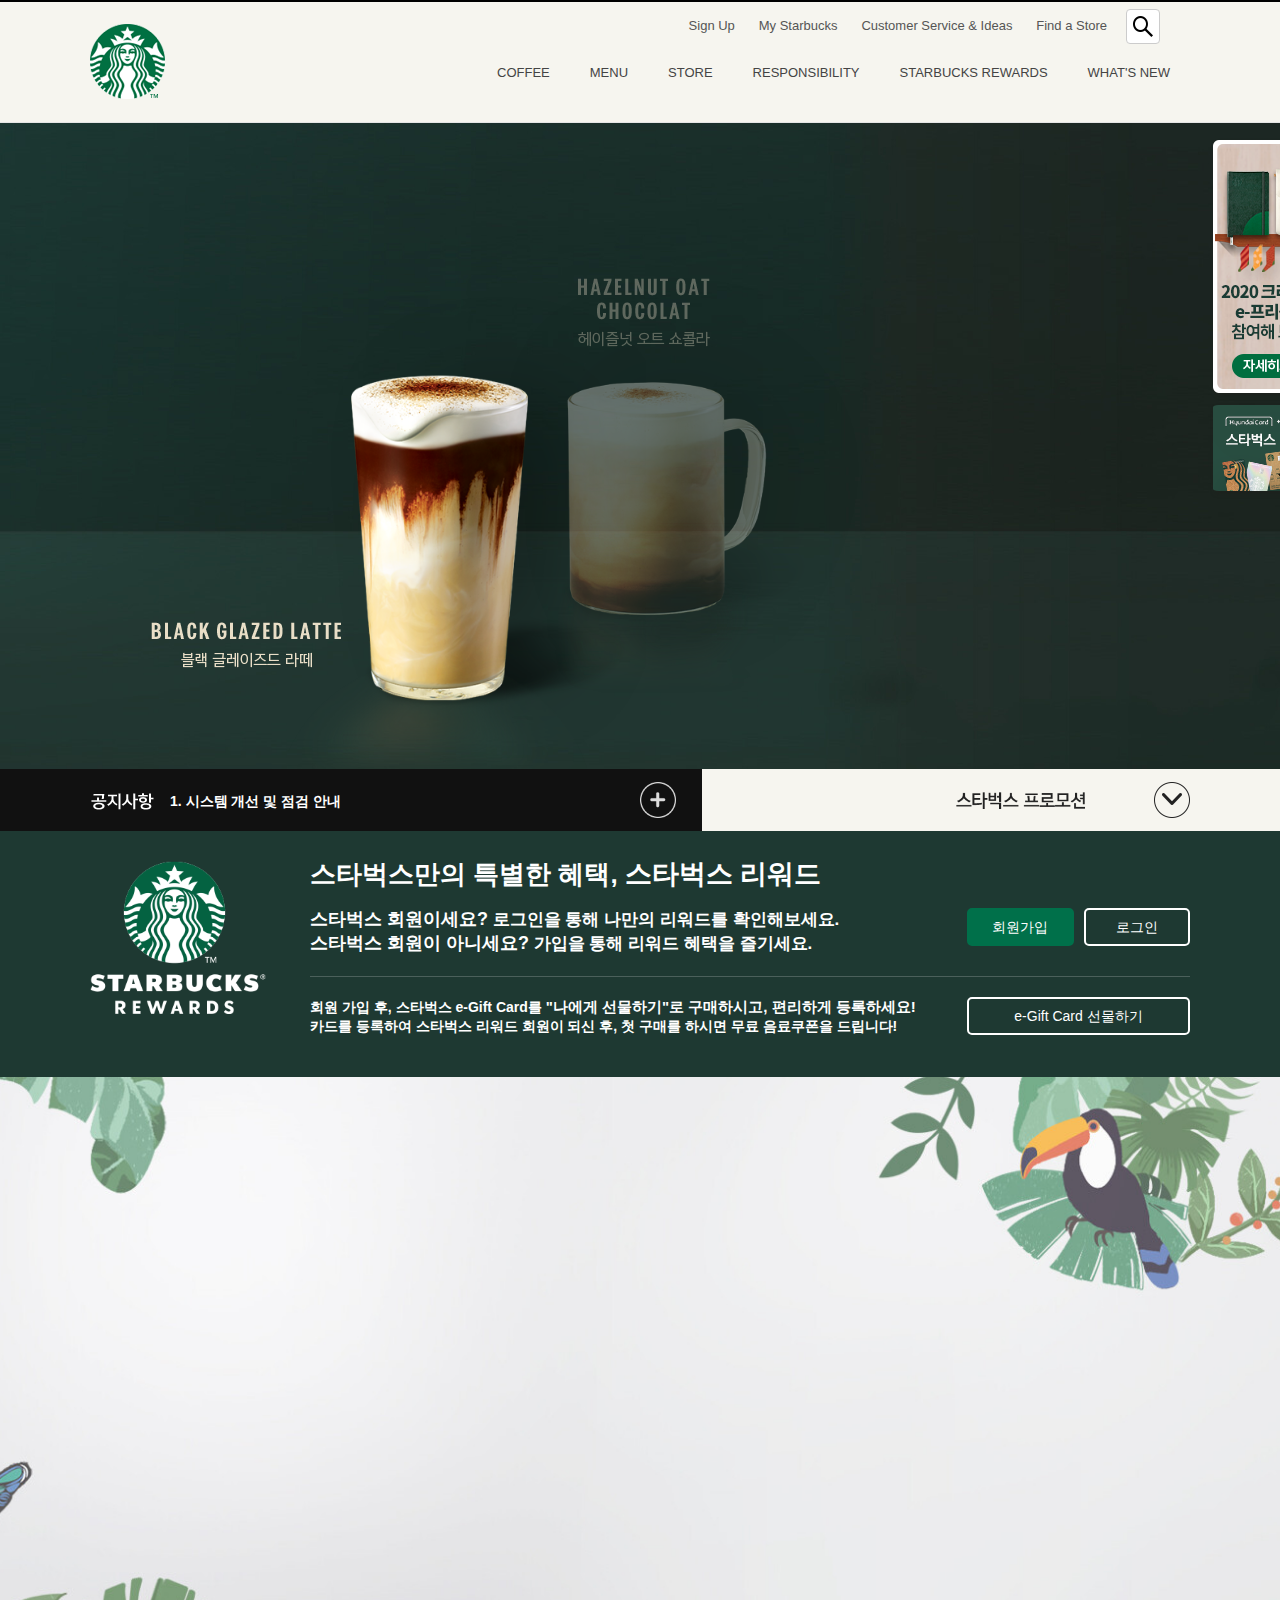
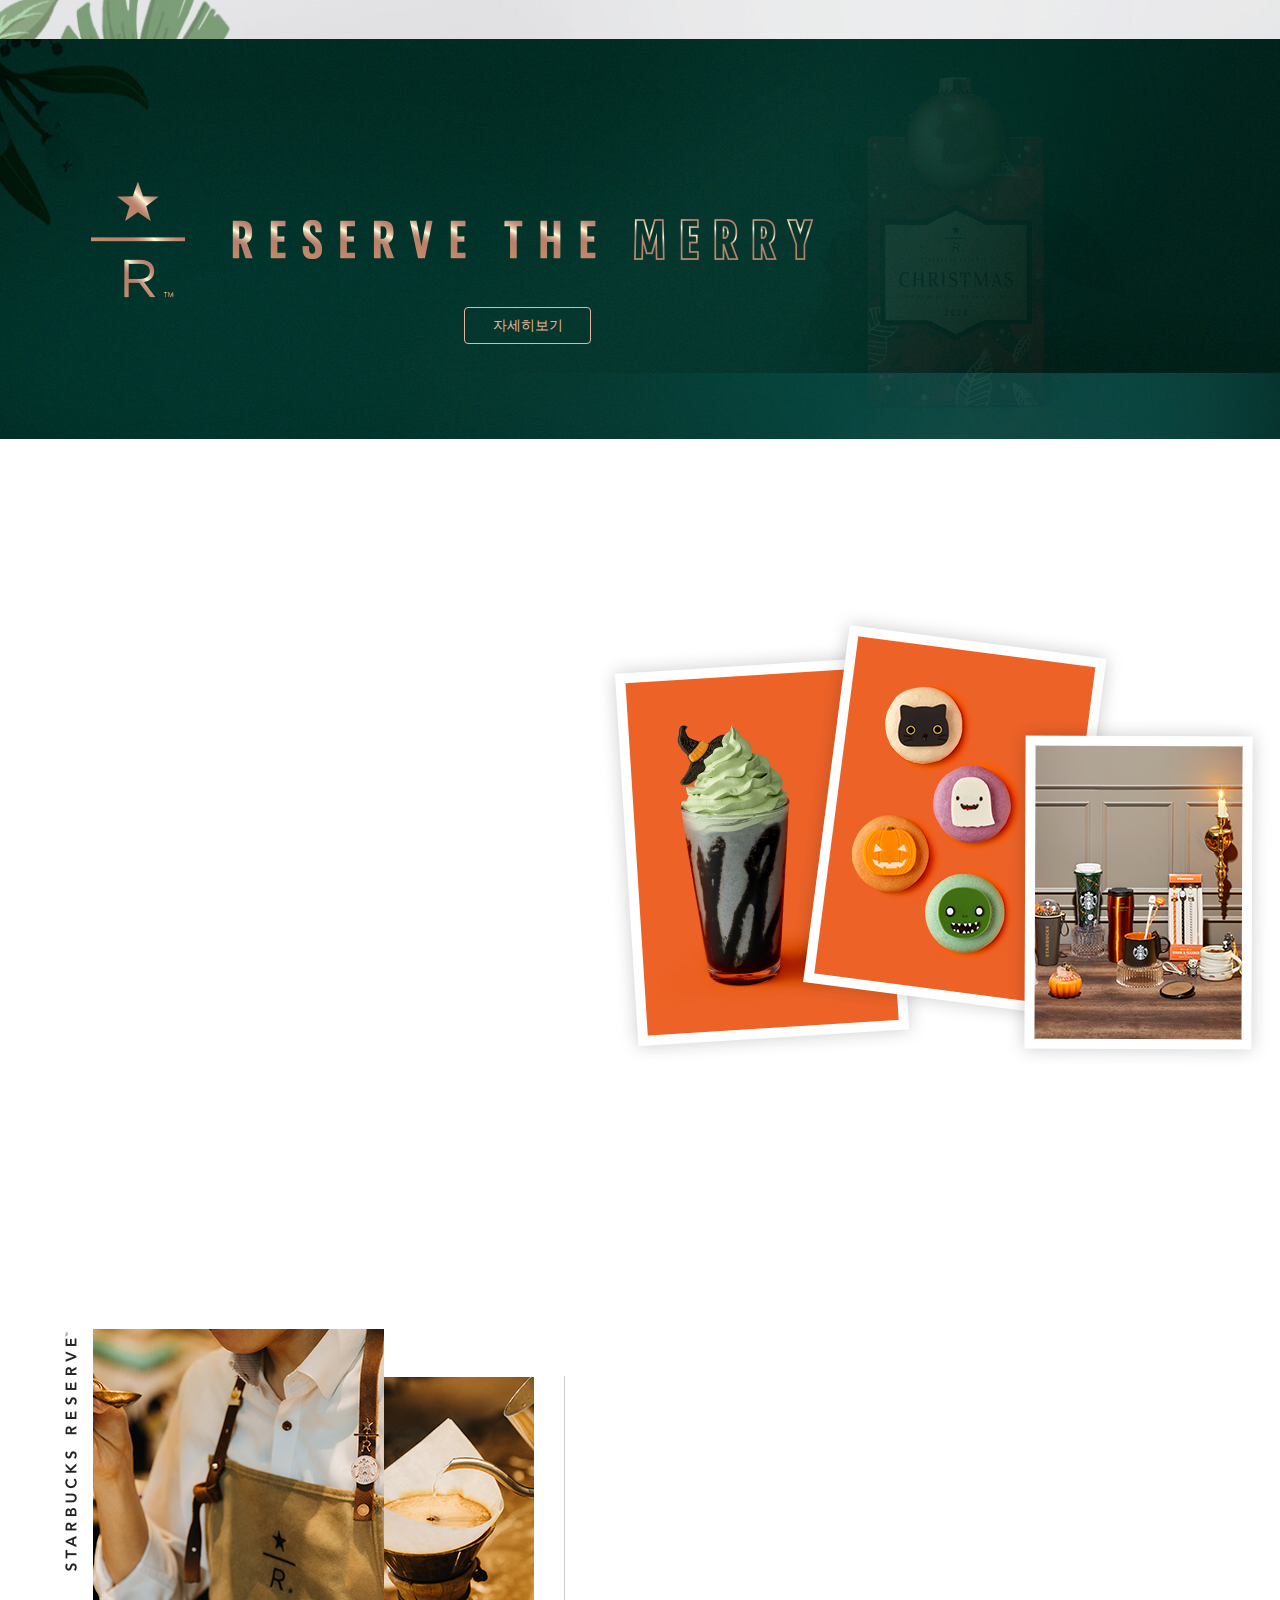
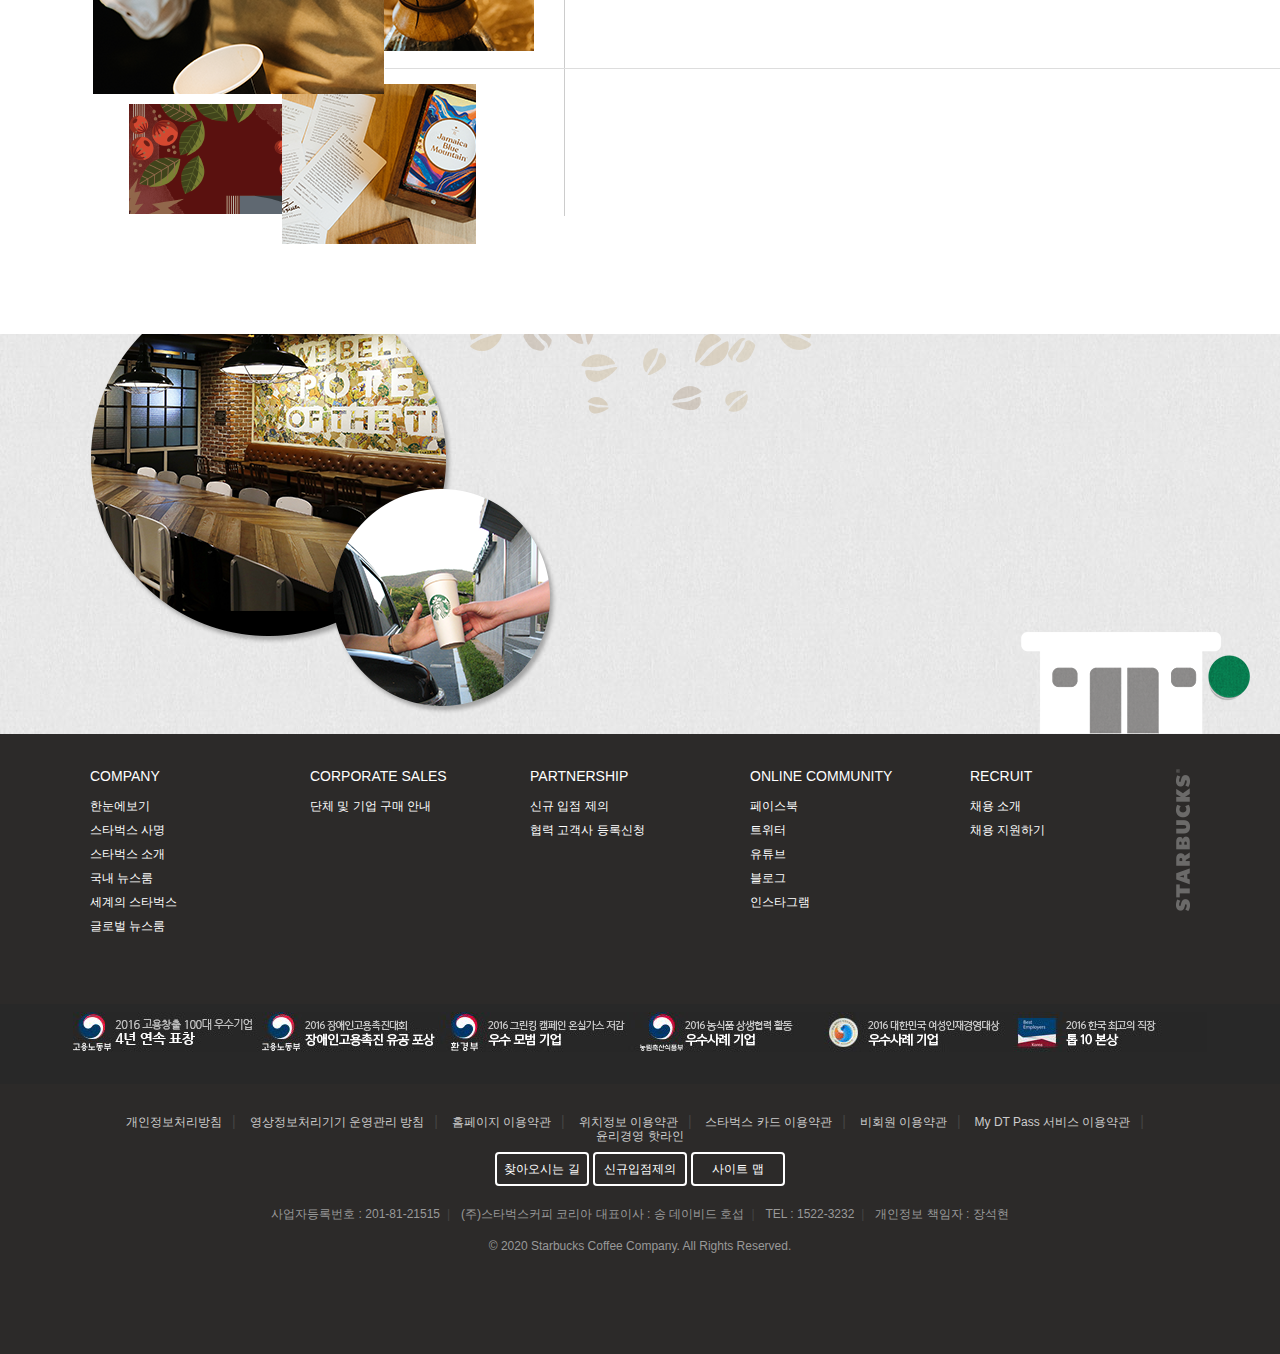
<file: index.html>
<!DOCTYPE html>
<html lang="ko">
    <head>
        <title>Starbucks Coffee Korea</title>
        <meta charset="UTF-8">
        <meta name="viewport" content="width=device-width, initial-scale=1.0">
        <meta name="title" content="Starbucks Coffee Korea">
        <meta name="publisher" content="frontEnd osj">
        <meta name="author-date" content="2020-10-19">
        <meta name="author" content="Starbucks">
        <meta name="copyright" content="Starbucks">
        <meta name="keywords" content="Starbucks, Coffee, Korea, Starbucks Coffee Korea, Starbucks Coffee, 커피, 스타벅스, 스타벅스 코리아, 스타벅스 커피, 카라멜마끼아또, 돌체라떼, 아이스 아메리카노, 딸기요거트">
        <meta name="description" content="스타벅스 코리아는 커피전문메이커, 프렌차이즈 입니다."> 
        <meta name="robots" content="index, follow">
        
        <!-- 파비콘 -->
        <link rel="shortcut icon" href="./img/favicon.ico" type="imag/ico">
        <link rel="apple-touch-icon" href="./img/favicon.ico" type="img/ico">

        <link rel="stylesheet" type="text/css" href="./css/common.css">
        <link rel="stylesheet" type="text/css" href="./css/style.css">

        <script src="./js/lib/jquery-1.12.4.min.js"></script>
        <script src="./js/lib/prefixfree.min.js"></script>
        <!-- 웹 브라우저 엔진 폴리필 / 벤더프리픽스 -->
        <!-- 크롬, 사파리 -webkit-transition:all 0.3s;
        파이어폭스   -moz-transition:all 0.3s
        익스플로어   -ms-transition:all 0.3s
        오페라       -o-transition:all 0.3s
                        transition:all 0.3s -->

        <script src="./js/lib/jquery.easing.1.3.js"></script>
        <script src="./js/lib/jquery.touchSwipe.js"></script>


        <!-- 스크립트 스타일 -->
            <!--[if lte IE 9]>
                <script src="./js/lib/IE9.js"> </script>   
            <![endif]-->

            <!--[if lte IE 8]>
            <script src="./js/lib/html5shiv.min.js"> </script>   
            <script src="./js/lib/jqPIE.js"> </script>  
            <script src="./js/lib/PIE.js"> </script>  
            <link rec="stylesheet" text="text/css" href="./css/ie8.css">
            <![endif]-->

            <!--[if lte IE 7]>
                <script>
                </script>
                <link rec="stylesheet" text="text/css" href="./css/ie7.css"> 
            <![endif]-->
                <script>
                   // alert("경고메시지 창에 출력!\n자바스크립트 경고창");
                   // console.log("콘솔 창에 출력!")
                </script>
    </head>
    <body>
    <ul id="skip">
        <li><a href="#header" title="'메뉴 바로가기">메뉴 바로가기</a></li>
        <li><a href="#main" title="'메인 바로가기">메인 바로가기</a></li>
        <li><a href="#footer" title="'하단 바로가기">하단 바로가기</a></li>
    </ul>
    <div id="wrap">
        <header id="header">
            <div class="wrap fixedclear">
                <div id="logo">
                    <h1><a href="#" title="logo"><img src="./img/logo.png" alt="logo"></a></h1>
                </div>
                
                <div id="menu">
                    <aside id="aside">
                        <ul>
                            <li><a href="#" title="Sign In">Sign Up</a></li>
                            <li><a href="#" title="My Starbucks">My Starbucks</a></li>
                            <li><a href="#" title="Customer Service & Ideas">Customer Service & Ideas</a></li>
                            <li><a href="#" title="Find a Store">Find a Store</a></li>
                            <li><a href="#"><img src="./img/icon_magnifier_black.png" alt="search"></a></li>
                        </ul>
                    </aside>

                    <nav id="nav">
                        <ul>
                            <li>
                                <a href="#" class="main-btn" title="COFFEE">COFFEE</a>
                                    <div class="sub sub1">
                                        <ul>
                                            <li>
                                                <div class="sub-wrap">
                                                    <ul class="fixedclear">
                                                        <li> <!-- 첫번째 칸 -->
                                                            <ul>
                                                                <li><a href="#" title="커피">커피</a></li>
                                                                <li><a href="#" title="스타벅스 원두">스타벅스 원두</a></li>
                                                                <li><a href="#" title="스타벅스 비아">스타벅스 비아</a></li>
                                                                <li><a href="#" title="스타벅스 오리가미">스타벅스 오리가미</a></li>
                                                            </ul>
                                                        </li>
                                                        <li> <!-- 두번째 칸 -->
                                                            <ul>
                                                                <li><a href="#" title="나와 어울리는 커피">나와 어울리는 커피</a></li>
                                                            </ul>
                                                        </li>
                                                        <li> <!-- 세번째 칸 -->
                                                            <ul>
                                                                <li><a href="#" title="스타벅스 리저브">스타벅스 리저브™</a></li>
                                                                <li><a href="#" title="RESERVE MAGAZINE">RESERVE MAGAZINE</a></li>
                                                            </ul>
                                                        </li>
                                                        <li> <!-- 네번째 칸 -->
                                                            <ul>
                                                                <li><a href="#" title="에스프레소 음료">에스프레소 음료</a></li>
                                                                <li><a href="#" title="도피오">도피오</a></li>
                                                                <li><a href="#" title="에스프레소 마키아또">에스프레소 마키아또</a></li>
                                                                <li><a href="#" title="아메리카노">아메리카노</a></li>
                                                                <li><a href="#" title="마키아또">마키아또</a></li>
                                                                <li><a href="#" title="카푸치노">카푸치노</a></li>
                                                                <li><a href="#" title="라떼">라떼</a></li>
                                                                <li><a href="#" title="모카">모카</a></li>
                                                                <li><a href="#" title="리스트레또 비안코">리스트레또 비안코</a></li>
                                                            </ul>
                                                        </li>
                                                        <li> <!-- 다섯번째 칸 -->
                                                            <ul>
                                                                <li><a href="#" title="최상의 커피를 즐기는 법">최상의 커피를 즐기는 법</a></li>
                                                                <li><a href="#" title="커피 플레스">커피 프레스</a></li>
                                                                <li><a href="#" title="푸어 오버">푸어 오버</a></li>
                                                                <li><a href="#" title="아이스 푸어 오버">아이스 푸어 오버</a></li>
                                                                <li><a href="#" title="커피 메이커">커피 메이커</a></li>
                                                                <li><a href="#" title="리저브를 매장에서 다양하게 즐기는 법">리저브를 매장에서 다양하게 즐기는 법</a></li>
                                                            </ul>
                                                        </li>
                                                    </ul>
                                                    <ul class="fixedclear">
                                                        <li> <!-- 여섯번째 칸 -->
                                                            <ul >
                                                                <li><a href="#" title="커피 이야기">커피 이야기</a></li>
                                                                <li><a href="#" title="스타벅스 로스트 스펙트럼">스타벅스 로스트 스펙트럼</a></li>
                                                                <li><a href="#" title="최상의 아라비카 원두">최상의 아라비카 원두</a></li>
                                                                <li><a href="#" title="한 잔의 컼피가 완성되기까지">한 잔의 커피가 완성되기까지</a></li>
                                                                <li><a href="#" title="클로버 커피 추출 시스템">클로버® 커피 추출 시스템</a></li>
                                                                <li><a href="#" title="스타벅스 디카페인">스타벅스 디카페인</a></li>
                                                            </ul>
                                                        </li>
                                                    </ul>

                                                </div> <!-- sub-wrap-END -->
                                            </li>
                                            <li>
                                                <div class="sub-wrap"> <!-- 2행 -->
                                                    <ul>
                                                        <li><a href="#" title="나와 어울리는 커피 찾기">나와 어울리는 커피 찾기</a></li>
                                                        <li><a href="#" title="스타벅스가 여러분에게 어울리는 커피를 찾아드립니다.">스타벅스가 여러분에게 어울리는 커피를 찾아드립니다.</a></li>
                                                        <li><a href="#" title="최상의 커피를 즐기는 법">최상의 커피를 즐기는 법</a></li>
                                                        <li><a href="#" title="여러가지 방법을 통해 다양한 풍미의 커피를 즐겨보세요.">여러가지 방법을 통해 다양한 풍미의 커피를 즐겨보세요.</a></li>
                                                    </ul>
                                                </div>
                                            </li>
                                        </ul>
                                    </div>
                            </li>
                            <li>
                                <a href="#" class="main-btn" title="MENU">MENU</a>
                                    <div class="sub sub2">
                                        <ul>
                                            <li> <!-- 1행 -->
                                                <div class="sub-wrap">
                                                    <ul class="fixedclear">
                                                        <li>
                                                            <ul>
                                                                <li><a href="#" title="음료">음료</a></li>
                                                                <li><a href="#" title="콜드 브루">콜드 브루</a></li>
                                                                <li><a href="#" title="브루드 커피">브루드 커피</a></li>
                                                                <li><a href="#" title="에스프레소">에스프레소</a></li>
                                                                <li><a href="#" title="프라푸치노">프라푸치노</a></li>
                                                                <li><a href="#" title="블렌디드">블렌디드</a></li>
                                                                <li><a href="#" title="스타벅스 피지오">스타벅스 피지오</a></li>
                                                                <li><a href="#" title="티(타바나)">티(타바나)</a></li>
                                                                <li><a href="#" title="기타 제조 음료">기타 제조 음료</a></li>
                                                                <li><a href="#" title="스타벅스 주스(병음료)">스타벅스 주스(병음료)</a></li>
                                                            </ul>
                                                        </li>
                                                        <li>
                                                            <ul>
                                                                <li><a href="#" title="푸드">푸드</a></li>
                                                                <li><a href="#" title="브레드">브레드</a></li>
                                                                <li><a href="#" title="케이크">케이크</a></li>
                                                                <li><a href="#" title="샌드위치 & 샐러드">샌드위치 & 샐러드</a></li>
                                                                <li><a href="#" title="따듯한 푸드">따듯한 푸드</a></li>
                                                                <li><a href="#" title="과일 & 요거트">과일 & 요거트</a></li>
                                                                <li><a href="#" title="스낵 & 미니 디저트">스낵 & 미니 디저트</a></li>
                                                                <li><a href="#" title="아이스크림">아이스크림</a></li>
                                                            </ul>
                                                        </li>
                                                        <li>
                                                            <ul>
                                                                <li><a href="#" title="상품">상품</a></li>
                                                                <li><a href="#" title="머그">머그</a></li>
                                                                <li><a href="#" title="글라스">글라스</a></li>
                                                                <li><a href="#" title="플라스틱 텀블러">플라스틱 텀블러</a></li>
                                                                <li><a href="#" title="스테인리스 텀블러">스테인리스 텀블러 </a></li>
                                                                <li><a href="#" title="보온병">보온병</a></li>
                                                                <li><a href="#" title="액세서리">액세서리</a></li>
                                                                <li><a href="#" title="커피 용품">커피 용품</a></li>
                                                                <li><a href="#" title="패키지 티(티바나)">패키지 티(티바나)</a></li>
                                                                <li><a href="#" title="스타벅스 플래너">스타벅스 플래너</a></li>
                                                            </ul>
                                                        </li>
                                                        <li>
                                                            <ul>
                                                                <li><a href="#" title="카드">카드</a></li>
                                                                <li><a href="#" title="실물카드">실물카드</a></li>
                                                                <li><a href="#" title="e-Gift">e-Gift 카드</a></li>
                                                            </ul>
                                                        </li>
                                                        <li>
                                                            <ul>
                                                                <li><a href="#" title="메뉴 이야기">메뉴 이야기</a></li>
                                                                <li><a href="#" title="나이트로 콜드 브루">나이트로 콜드 브루</a></li>
                                                                <li><a href="#" title="콜드 브루">콜드 브루</a></li>
                                                                <li><a href="#" title="스타벅스 티바나">스타벅스 티바나</a></li>
                                                            </ul>
                                                        </li>
                                                </ul>
                                                </div>
                                        </li>
                                        <li> <!-- 2행 -->
                                            <div class="sub-wrap">
                                                <ul>
                                                    <li><a href="#" title="나이트로 콜드 브루">나이트로 콜드 브루<img src="./img/icon_gnb_new.png" alt="new"></a></li>
                                                    <li><a href="#" title="나이트로 커피 경험">나이트로 커피 정통 물결치듯 흘러내리는 캐스케이딩과 부드러운 크림을 경험하세요.</a></li>
                                                </ul>
                                            </div>
                                        </li>
                                    </ul>
                                </div>
                            </li>
                            <li>
                                <a href="#" class="main-btn" title="STORE">STORE</a>
                                    <div class="sub sub3">
                                        <ul>
                                            <li>
                                                <div class="sub-wrap">
                                                    <ul class="fixedclear">
                                                        <li>
                                                            <ul>
                                                                <li><a href="#" title="매장 찾기">매장 찾기</a></li>
                                                                <li><a href="#" title="퀵 검색">퀵 검색</a></li>
                                                                <li><a href="#" title="지역 검색">지역 검색</a></li>
                                                                <li><a href="#" title="My 매장">My 매장</a></li>
                                                            </ul>
                                                        </li>
                                                        <li>
                                                            <ul>
                                                                <li><a href="#" title="드라이브 스루">드라이브 스루 매장</a></li>
                                                            </ul>
                                                        </li>
                                                        <li>
                                                            <ul>
                                                                <li><a href="#" title="스타벅스 리저브 매장">스타벅스 리저브™ 매장</a></li>
                                                            </ul>
                                                        </li>
                                                        <li>
                                                            <ul>
                                                                <li><a href="#" title="커뮤니티 스토어 매장">커뮤니티 스토어 매장</a></li>
                                                            </ul>
                                                        </li>
                                                        <li>
                                                            <ul>
                                                                <li><a href="#" title="매장 이야기">매장 이야기</a></li>
                                                                <li><a href="#" title="청담 스타">청담 스타</a></li>
                                                                <li><a href="#" title="티바나 바 매장">티바나 바 매장</a></li>
                                                                <li><a href="#" title="파미에파크">파미에파크</a></li>
                                                            </ul>
                                                        </li>
                                                    </ul>
                                                </div>  
                                            </li>
                                            <li>
                                                <div class="sub-wrap">
                                                    <ul>
                                                        <li><a href="#" title="매장 찾기">매장찾기</a></li>
                                                        <li><a href="#" title="빠르게 매장">보다 빠르게 매장을 찾아보세요.</a></li>
                                                        <li><a href="#" title="이대R점">이대R점<img src="./img/icon_gnb_new.png" alt="new"></a></li>
                                                        <li><a href="#" title="이대R점 설명">1호점 특화 MD와 티바나 티,최고의 리저브 커피를 만나보세요.</a> </li>
                                                    </ul>
                                                </div>
                                            </li>
                                        </ul>
                                    </div>
                            </li>
                            <li>
                                <a href="#" class="main-btn" title="RESPONSIBILITY">RESPONSIBILITY</a>
                                    <div class="sub sub4">
                                        <ul>
                                            <li>
                                                <div class="sub-wrap">
                                                    <ul class="fixedclear">
                                                        <li>
                                                            <ul>
                                                                <li><a href="#" title="사회 공헌 캠페인">사회 공헌 캠페인 소개</a></li>
                                                            </ul>
                                                        </li>
                                                        <li>
                                                            <ul>
                                                                <li><a href="#" title="지역 사회 참여 활동">지역 사회 참여 활동</a></li>
                                                                <li><a href="#" title="희망배달 캠페인">희망배달 캠페인</a></li>
                                                                <li><a href="#" title="재능기부 카페 소식">재능기부 카페 소식</a></li>
                                                                <li><a href="#" title="커뮤니티 스토어">커뮤니티 스토어</a></li>
                                                                <li><a href="#" title="청년인재 양성">청년인재 양성</a></li>
                                                                <li><a href="#" title="우리 농산물 사랑 캠페인">우리 농산물 사랑 캠페인</a></li>
                                                                <li><a href="#" title="우리 문화 지키기">우리 문화 지키기</a></li>
                                                            </ul>
                                                        </li>
                                                        <li>
                                                            <ul>
                                                                <li><a href="#" title="환경 보호 활동">환경 보호 활동</a></li>
                                                                <li><a href="#" title="환경 발자국 줄이기">환경 발자국 줄이기</a></li>
                                                                <li><a href="#" title="일회용 컵 없는 매장">일회용 컵 없는 매장</a></li>
                                                                <li><a href="#" title="커피 원두 재활용">커피 원두 재활용</a></li>
                                                            </ul>
                                                        </li>
                                                        <li>
                                                            <ul>
                                                                <li><a href="#" title="윤리 구매">윤리 구매</a></li>
                                                                <li><a href="#" title="윤리적 원두 구매">윤리적 원두 구매</a></li>
                                                                <li><a href="#" title="공정무역 인증">공정무역 인증</a></li>
                                                                <li><a href="#" title="커피 농가 지원 활동">커피 농가 지원 활동</a></li>
                                                            </ul>
                                                        </li>
                                                        <li>
                                                            <ul>
                                                                <li><a href="#" title="글로벌 사회 공헌">글로벌 사회 공헌</a></li>
                                                                <li><a href="#" title="윤리경영 보고서">윤리경영 보고서</a></li>
                                                                <li><a href="#" title="스타벅스 재단">스타벅스 재단</a></li>
                                                                <li><a href="#" title="지구촌 봉사의 달">지구촌 봉사의 달</a></li>
                                                            </ul>
                                                        </li>
                                                    </ul>
                                                </div>
                                            </li>
                                            <li>
                                                <div class="sub-wrap">
                                                    <ul>
                                                        <li><a href="#" title="커피원두 재활용">커피원두 재활용</a></li>
                                                        <li><a href="#" title="재활용해 보세요">스타벅스 커피 원두를 재활용해 보세요.</a></li>
                                                    </ul>
                                                </div>
                                            </li>
                                        </ul>
                                    </div>
                            </li>
                            <li>
                                <a href="#" class="main-btn" title="STARBUCKS REWARDS">STARBUCKS REWARDS</a>
                                    <div class="sub sub5">
                                        <ul>
                                            <li>
                                                <div class="sub-wrap">
                                                    <ul class="fixedclear">
                                                        <li>
                                                            <ul>
                                                                <li><a href="#" title="스타벅스 리워드">스타벅스 리워드</a></li>
                                                                <li><a href="#" title="스타벅스 리워드 소개">스타벅스 리워드 소개</a></li>
                                                                <li><a href="#" title="등급 및 혜택">등급 및 혜택</a></li>
                                                                <li><a href="#" title="스타벅스 별">스타벅스 별</a></li>
                                                                <li><a href="#" title="자주하는 질문">자주하는 질문</a></li>
                                                            </ul>
                                                        </li>
                                                        <li>
                                                            <ul>
                                                                <li><a href="#" title="스타벅스 카드">스타벅스 카드</a></li>
                                                                <li><a href="#" title="스타벅스 카드 소개">스타벅스 카드 소개</a></li>
                                                                <li><a href="#" title="스타벅스 카드 갤러리">스타벅스 카드 갤러리</a></li>
                                                                <li><a href="#" title="등록 및 조회">등록 및 조회</a></li>
                                                                <li><a href="#" title="충전 및 이용안내">충전 및 이용안내</a></li>
                                                                <li><a href="#" title="분실신고/환불신청">분실신고/환불신청</a></li>
                                                                <li><a href="#" title="자주하는 질문">자주하는 질문</a></li>
                                                            </ul>
                                                        </li>
                                                        <li>
                                                            <ul>
                                                                <li><a href="#" title="스타벅스 e-Gift Card">스타벅스 e-Gift Card</a></li>
                                                                <li><a href="#" title="스타벅스 e-Gift Card 소개">스타벅스 e-Gift Card 소개</a></li>
                                                                <li><a href="#" title="이용안내">이용안내</a></li>
                                                                <li><a href="#" title="선물하기">선물하기</a></li>
                                                                <li><a href="#" title="자주하는 질문">자주하는 질문</a></li>
                                                            </ul>
                                                        </li>
                                                    </ul>
                                                </div>
                                            </li>
                                            <li>
                                                <div class="sub-wrap">
                                                    <ul>
                                                        <li><a href="#" title="스타벅스 카드 등록하기">스타벅스 카드 등록하기</a></li>
                                                        <li><a href="#" title="스타벅스 카드 등록하기">카드 등록 후 리워드 서비르스를 누리고 사용내욕도 조회해보세요.</a></li>
                                                    </ul>
                                                </div>
                                            </li>
                                        </ul>
                                    </div>
                            </li>
                            <li>
                                <a href="#" class="main-btn" title="WHAT'S NEW">WHAT'S NEW</a>
                                    <div class="sub sub6">
                                        <ul>
                                            <li>
                                                <div class="sub-wrap">
                                                    <ul class="fixedclear">
                                                        <li>
                                                            <ul>
                                                                <li><a href="#" title="프로모션 & 이벤트">프로모션 & 이벤트</a></li>
                                                                <li><a href="#" title="전체">전체</a></li>
                                                                <li><a href="#" title="스타벅스 카드">스타벅스 카드</a></li>
                                                                <li><a href="#" title="스타벅스 리워드">스타벅스 리워드</a></li>
                                                                <li><a href="#" title="온라인">온라인</a></li>
                                                            </ul>
                                                        </li>
                                                        <li>
                                                            <ul>
                                                                <li><a href="#" title="새소식">새소식</a></li>
                                                                <li><a href="#" title="전체">전체</a></li>
                                                                <li><a href="#" title="상품출시">상품출시</a></li>
                                                                <li><a href="#" title="스타벅스의 문화">스타벅스의 문화</a></li>
                                                                <li><a href="#" title="스타벅스 사회공헌">스타벅스 사회공헌</a></li>
                                                                <li><a href="#" title="스타벅스 카드출시">스타벅스 카드출시</a></li>
                                                            </ul>
                                                        </li>
                                                        <li>
                                                            <ul>
                                                                <li><a href="#" title="매장 별이벤트">매장별 이벤트</a></li>
                                                                <li><a href="#" title="일반 매장">일반 매장</a></li>
                                                                <li><a href="#" title="신규 매장">신규 매장</a></li>
                                                            </ul>
                                                        </li>
                                                        <li>
                                                            <ul>
                                                                <li><a href="#" title="공지사항">공지사항</a></li>
                                                            </ul>
                                                        </li>
                                                        <li>
                                                            <ul>
                                                                <li><a href="#" title="월페이퍼">월페이퍼</a></li>
                                                            </ul>
                                                        </li>
                                                    </ul>
                                                </div>
                                            </li>
                                            <li>
                                                <div class="sub-wrap">
                                                    <ul>
                                                        <li><a href="#" title="매장별 이벤트">매장별 이벤트</a></li>
                                                        <li><a href="#" title="스타벅스의 매장 이벤트 정보를 확인 하실 수 있습니다.">스타벅스의 매장 이벤트 정보를 확인 하실 수 있습니다.</a></li>
                                                        <li><a href="#" title="월페이퍼">월페이퍼</a></li>
                                                        <li><a href="#" title="매월 업데이트되는 월페이퍼(PC/Mobile)로 스타벅스를 더욱 가깝게 즐겨보세요!">매월 업데이트되는 월페이퍼(PC/Mobile)로 스타벅스를 더욱 가깝게 즐겨보세요!</a></li>
                                                    </ul>
                                                </div>
                                            </li>
                                        </ul>
                                    </div>
                            </li>
                        </ul>
                    </nav>
                </div>

            </div>
        </header>
        
        <main id="main">
            <section id="section1">
                <h2 class="hide">섹션</h2>
                <div class="wrap">
                    <span class="ani-1">
                        <strong><img src="./img/2020_autumn1_glazed_latte_tit_1.png" alt="latte"></strong>
                        <a href="#" title=""><img src="./img/2020_autumn1_glazed_latte.png" alt=""></a>
                    </span>

                    <span class="ani-2">
                        <strong><img src="./img/2020_autumn1_oat_chocolat_tit_1.png" alt="oat"></strong>
                        <a href="#" title=""><img src="./img/2020_autumn1_oat_chocolat_1.png" alt=""></a>
                    </span>

                    <span class="ani-3">
                        <strong><img src="./img/2020_autumn1_apple_latte_tit_1.png" alt="apple"></strong>
                        <a href="#" title=""><img src="./img/2020_autumn1_apple_latte.png" alt=""></a>
                    </span>

                    <span class="ani-4">
                        <strong><img src="./img/2020_autumn1_frappuccino_tit.png" alt="frappuccino"></strong>
                        <a href="#" title=""><img src="./img/2020_autumn1_frappuccino_1.png" alt=""></a>
                    </span>

                    <span class="ani-5">
                        <strong><img src="./img/2020_autumn1_emblem.png" alt="emblem"></strong>
                    </span>

                    <span class="ani-6">
                        <a href="#" class="viewBtn" title="자세히 보기">자세히 보기</a>
                    </span>
                    
                </div>
            </section>
            
            <section id="section2" class="fixedclear">
                <div class="left">
                    <h2 class="hide">섹션</h2>
                    <div class="left-wrap fixedclear">
                        <h2 class="notice-title">
                            <img src="./img/notice_ttl.png" alt="notice title">
                        </h2>
                        
                        <ul class="notice-list">
                            <li><a href="#" title="시스템 개선 및 점검 안내">1. 시스템 개선 및 점검 안내</a></li>
                            <li><a href="#" title="시스템 개선 및 점검 안내">2. 시스템 개선 및 점검 안내</a></li>
                            <li><a href="#" title="개인정보 처리방침 개정안내">3. 개인정보 처리방침 개정안내</a></li>
                            <li><a href="#" title="스타벅스 카드 이용약관 개정 공지">4. 스타벅스 카드 이용약관 개정 공지</a></li>
                            <li><a href="#" title="추석 연휴 매장 영업시간 변경 안내">5. 추석 연휴 매장 영업시간 변경 안내</a></li>
                        </ul>

                        <div class="notice-more">
                            <a href="#" title="more"><img src="./img/btn_notice_plus.png" alt="notice more"></a>
                        </div>
                    </div>
                </div>

                <div class="right">
                    <div class="right-wrap">
                        <h2>
                           <a href="javascript:void(0);" class="promotion-btn" title="스타벅스 프로모션"><img src="./img/prom_ttl_b.png" alt="스타벅스 프로모션"></a>
                        </h2>
                    </div>
                </div>

            </section>

            <section id="section3" >
                <h2 class="hide">섹션</h2>

                <div class="wrap">
                    <div class="slide-container">
                        <div class="slide-view">
                            <ul class="slide-wrap fixedclear">
                                <li class="slide slide3"><div><img src="./img/section3-3.jpg" alt=""><span><a href="#" title="자세히 보기">자세히 보기</a></span></div></li>
                                <li class="slide slide0 addSlide"><div><img src="./img/section3-0.jpg" alt=""><span><a href="#" title="자세히 보기">자세히 보기</a></span></div></li>
                                <li class="slide slide1 "><div><img src="./img/section3-1.jpg" alt=""><span><a href="#" title="자세히 보기">자세히 보기</a></span></div></li>
                                <li class="slide slide2"><div><img src="./img/section3-2.jpg" alt=""><span><a href="#" title="자세히 보기">자세히 보기</a></span></div></li>
                                <li class="slide slide3"><div><img src="./img/section3-3.jpg" alt=""><span><a href="#" title="자세히 보기">자세히 보기</a></span></div></li>
                                <li class="slide slide0"><div><img src="./img/section3-0.jpg" alt=""><span><a href="#" title="자세히 보기">자세히 보기</a></span></div></li>
                            </ul>
                        </div>

                        <!-- 좌우 애로우 버튼 -->
                        <span class="next-btn-wrap blind"><a href="javascript:void(0);" class="next-btn" title="Next">NextBtn</a></span>
                        <span class="prev-btn-wrap blind"><a href="javascript:void(0);" class="prev-btn" title="Prev">PrevBtn</a></span>

                        <!-- 페이지 버튼 -->
                        <ul class="page-wrap">
                            <li><div><a href="javascript:void(0);" class="pause-play-btn blind" title="">Pause Play Btn</a></div></li>
                            <li><div><a href="javascript:void(0);" class="page-btn blind addPagebtn" title="">Page1 Btn</a></div></li>
                            <li><div><a href="javascript:void(0);" class="page-btn blind" title="">Page2 Btn</a></div></li>
                            <li><div><a href="javascript:void(0);" class="page-btn blind" title="">Page3 Btn</a></div></li>
                            <li><div><a href="javascript:void(0);" class="page-btn blind" title="">Page4 Btn</a></div></li>
                        </ul>
                    </div>
                </div>
            </section>
            <section id="section4">
                <div class="wrap fixedclear">
                    <div class="left">
                        <div class="left-wrap">
                            <div>
                                <img src="./img/rewards-logo.png" alt="rewards-logo">
                            </div>
                        </div>
                    </div>   
        
                <div class="right">
                    <div class="right-wrap">
                        <h2>스타벅스만의 특별한 혜택, <strong>스타벅스 리워드</strong></h2>
        
                            <div class="right-row2 fixedclear">
        
                                <div class="right-row2-left">
                                    <h3>
                                        <strong>스타벅스 회원이세요?</strong> 로그인을 통해 나만의 리워드를 확인해보세요.<br>
                                        <strong>스타벅스 회원이 아니세요?</strong> 가입을 통해 리워드 혜택을 즐기세요.
                                    </h3>
                                </div>
        
                                <div class="right-row2-right">
                                    <div>
                                        <span><a href="#" class="member-gaib">회원가입</a></span>
                                        <span><a href="#" class="member-login">로그인</a></span>
                                    </div>
                                </div>
        
                           </div>
        
                        <hr>
        
                        <div class="right-row3 fixedclear">
                            <div class="right-row3-left">
                                <h4>
                                    회원 가입 후, 스타벅스 e-Gift Card를 <strong>"나에게 선물하기"로 구매하시고, 편리하게 등록하세요!</strong><br>
                                    카드를 등록하여 스타벅스 리워드 회원이 되신 후, 첫 구매를 하시면 무료 음료쿠폰을 드립니다!
                                </h4>
                            </div>
        
                            <div class="right-row3-right">
                                <div>
                                    <span><a href="#" class="e-gift">e-Gift Card 선물하기</a></span>
                                </div>
                            </div>
                        </div>
                    </div>
                </div>
            </div>
        
        </section>

            <section id="section5">
                <h2 class="hide">섹션</h2>
                <div class="wrap fixedclear">
                    <div class="left">
                        <img src="./img/20_autumn1_bean.png" alt="20_autumn1_bean.png">
                    </div>

                    <div class="right">
                        <h2>
                            <img src="./img/20_autumn1_bean_txt.png" alt="가을의 시작을 알려줄 콜롬비아 산탄데르">
                        </h2>
                        <span>
                            <a href="#" class="view-btn">자세히보기</a>
                        </span>
                    </div>

                </div>
            </section>

            <section id="section6" > 
                <h2 class="hide">섹션</h2>
                <div class="wrap">
                    <span class="img-wrap"><img src="./img/reserve_xmas_beans.png" alt="bean"></span>
                    <span class="button-wrap"><a href="#">자세히보기</a></span>
                </div>
            </section>

            <section id="section7" >
                <h2 class="hide">섹션</h2>
                <div class="wrap">
                    <h2><img src="./img/fav_prod_txt01.png" alt="txt01"></h2>
                    <h3><img src="./img/fav_prod_txt02.png" alt="txt02"></h3>
                    <p>
                    <span class="button-wrap"><a href="#">자세히보기</a></span>
                    </p>
                    <span class="img-wrap"><img src="./img/2020_halloween_fav.png" alt="halloween"></span>
                </div>
            </section>

            <section id="section8">
                <h2 class="hide">섹션</h2>
                <div class="wrap">
                    <img src="./img/reserve_visual_pc.png" alt="">
                    <i class="v-line"></i>
                    <i class="h-line"></i>
                    <span class="title-01"><img src="./img/reserve_text_pc.png" alt=""></span>
                    <span class="title-02"><a href="#" title="" class="blind">EXPLORE OUR STORY</a></span>
                </div>
            </section>
            <section id="section9">
                <h2 class="hide">섹션</h2>
                <div class="wrap">
                    <div class="left-img-wrap">
                        <span class="img-01">
                            <img src="./img/store_exp_img02.png" alt="스타벅스 매장 내부 전경 이미지">
                        </span>
                        <span class="img-02">
                            <img src="./img/store_exp_img01.png" alt="스타벅스 드라이브 스루">
                        </span>
                    </div>
                    
                    <div class="right-title-wrap">
                        <span class="title-01">
                            <img src="./img/store_txt01.png" alt="스타벅스를 경험해보세요...">
                        </span>
                        <span class="title-02">
                            <img src="./img/store_txt02.png" alt="차별화된 경험을 누릴수 있는 리저브매장...">
                        </span>
                        <span class="store-find-wrap">
                            <a href="#" class="store-find-btn" title="매장 찾기">매장 찾기</a>
                        </span>                        
                    </div>
                    <span class="right-bottom-img">
                        <img src="./img/store_exp_img04.png" alt="스타벅스 매장 아이콘 이미지">
                    </span>
                </div>
            </section>
        </main>

        <footer id="footer">
            <div class="row row1">
                <div class="wrap">
                    <ul>
                        <li>
                            <dl>
                                <dt><a href="#" title="COMPANY">COMPANY</a></dt>
                                <dd><a href="#" title="한눈에보기">한눈에보기</a></dd>
                                <dd><a href="#" title="스타벅스 사명">스타벅스 사명</a></dd>
                                <dd><a href="#" title="스타벅스 소개">스타벅스 소개</a></dd>
                                <dd><a href="#" title="국내 뉴스룸">국내 뉴스룸</a></dd>
                                <dd><a href="#" title="세계의 스타벅스">세계의 스타벅스</a></dd>
                                <dd><a href="#" title="글로벌 뉴스룸">글로벌 뉴스룸</a></dd>
                            </dl>
                        </li>
                        <li>
                            <dl>
                                <dt><a href="#" title="CORPORATE SALES">CORPORATE SALES</a></dt>
                                <dd><a href="#" title="단체 및 기업 구매 안내">단체 및 기업 구매 안내</a></dd>
                            </dl>
                        </li>
                        <li>
                            <dl>
                                <dt><a href="#" title="PARTNERSHIP">PARTNERSHIP</a></dt>
                                <dd><a href="#" title="한눈에보기">신규 입점 제의</a></dd>
                                <dd><a href="#" title="협력 고객사 등록신청">협력 고객사 등록신청</a></dd>
                            </dl>
                        </li>
                        <li>
                            <dl>
                                <dt><a href="#" title="ONLINE COMMUNITY">ONLINE COMMUNITY</a></dt>
                                <dd><a href="#" title="페이스북">페이스북</a></dd>
                                <dd><a href="#" title="트위터">트위터</a></dd>
                                <dd><a href="#" title="유튜브">유튜브</a></dd>
                                <dd><a href="#" title="블로그">블로그</a></dd>
                                <dd><a href="#" title="인스타그램">인스타그램</a></dd>
                            </dl>
                        </li>
                        <li>
                            <dl>
                                <dt><a href="#" title="RECRUIT">RECRUIT</a></dt>
                                <dd><a href="#" title="채용 소개">채용 소개</a></dd>
                                <dd><a href="#" title="채용 지원하기">채용 지원하기</a></dd>
                            </dl>
                        </li>
                    </ul>
                </div>
            </div>

            <div class="row row2">
                <div class="wrap">
                    <ul class="fixedclear">
                        <li><a href="#" title=""><img src="./img/footer_award17_01.jpg" alt=""></a></li>
                        <li><a href="#" title=""><img src="./img/footer_award17_02.jpg" alt=""></a></li>
                        <li><a href="#" title=""><img src="./img/footer_award17_03.jpg" alt=""></a></li>
                        <li><a href="#" title=""><img src="./img/footer_award17_04.jpg" alt=""></a></li>
                        <li><a href="#" title=""><img src="./img/footer_award17_05.jpg" alt=""></a></li>
                        <li><a href="#" title=""><img src="./img/footer_award17_06.jpg" alt=""></a></li>
                    </ul>
                </div>
            </div>
            <div class="row row3">
                <div class="wrap">
                    <ul>
                        <li>
                            <span><a href="#" class="bold">개인정보처리방침</a></span><span><i>|</i></span>
                            <span><a href="#">영상정보처리기기 운영관리 방침</a></span><span><i>|</i></span>
                            <span><a href="#">홈페이지 이용약관</a></span><span><i>|</i></span>
                            <span><a href="#">위치정보 이용약관</a></span><span><i>|</i></span>
                            <span><a href="#">스타벅스 카드 이용약관</a></span><span><i>|</i></span>
                            <span><a href="#">비회원 이용약관</a></span><span><i>|</i></span>
                            <span><a href="#">My DT Pass 서비스 이용약관</a></span><span><i>|</i></span>
                            <span><a href="#">윤리경영 핫라인</a></span>
                        </li>

                        <li>
                            <span><a href="#">찾아오시는 길</a></span>
                            <span><a href="#">신규입점제의</a></span>
                            <span><a href="#">사이트 맵</a></span>
                        </li>
                        <li>
                            <address>
                                <span>사업자등록번호 : 201-81-21515</span><i>|</i>
                                <span>(주)스타벅스커피 코리아 대표이사 : 송 데이비드 호섭</span><i>|</i>
                                <span>TEL : 1522-3232</span><i>|</i>
                                <span>개인정보 책임자 : 장석현</span>
                            </address>
                        </li>
                        <li>
                            <span>
                                &copy; 2020 Starbucks Coffee Company. All Rights Reserved.
                            </span>
                        </li>
                    </ul>
                </div>
            </div>
        </footer>

          <div class="goTop">
        <a href="#wrap" class="goTop-btn" title="goTop"><img src="./img/btn_prom_up.png" alt="goTop"></a>
    </div>


    <div class="quick">
        <span>
            <a href="https://www.starbucks.co.kr/whats_new/campaign_view.do?pro_seq=1761" title="2020년 크리스마스 프리퀀시에 참여해 보세요!"><img src="./img/badge_efreq_pc_2020winter.png" alt=""></a>
        </span>
        <span>
            <a href="https://www.starbucks.co.kr/plcc/promotionView.do?eventCode=STH02" title="스타벅스 현대카드"><img src="./img/plcc_badge_pc.png" alt=""></a>
        </span>
    </div>


        <!-- 웹 개발 스크립트 -->
        <script src="./js/section1.js"></script>
        <script src="./js/header.js"></script>
        <script src="./js/section1.js"></script>
        <script src="./js/section2-3.js"></script>
        <script src="./js/section3.js"></script>
        <script src="./js/section5.js"></script>
        <script src="./js/section6.js"></script>
        <script src="./js/section7.js"></script>
        <script src="./js/section8.js"></script>
        <script src="./js/section9.js"></script>
        <script src="./js/goTop.js"></script>
        
    </div>
    </body>
</html>
</file>
<file: css/common.css>
@charset "UTF-8";

* {margin:0;padding:0;}
html, body {width:100%;height:100%;}
html {overflow-y:scroll;}
body {font:normal 14px/1 "Helvetica","Arial";color:#444;background:#fff;}
header, main, footer, section, nav {display:block;}
ul, li {list-style:none;}
a {color:#444;text-decoration:none;}
img {vertical-align:middle;}
.fixedclear:after {content:"";display:block;clear:both;}
.hide{display:none;}
.blind {display:block;text-indent:-20000px;overflow:hidden;}
header,main,footer,nav,section,aside {display:block;}
i,em,address {font-style:normal;}

/* 스킵 메뉴 */
#skip {z-index:2;position:absolute;top:0;left:0;width:100%;}
#skip li {width:100%;}
#skip li a {display:block;line-height:0px;font-size:0px;font-weight:bold;text-align:center;background:#333;color:#fff;}
#skip li a:focus {line-height:60px;font-size:20px;}
</file>
<file: css/style.css>
@charset "UTF-8";

#wrap {z-index:1;position:relative;width:100%;overflow:hidden;}

/* 헤더 영역 */
#wrap #header {z-index:3;position:fixed;top:0;left:0;width:100%;height:120px;background:#f6f5ef;border-top:2px solid #000;border-bottom:1px solid #e5e5e5;}
#wrap #header .wrap {width:1100px;height:120px;margin:0 auto;}

/* 로고  */
#wrap #header .wrap #logo {float:left;width:75px;height:120px;}
#wrap #header .wrap #logo h1 {width:75px;height:75px;padding:22px 0;}
#wrap #header .wrap #logo h1 a {display:inline-block;}
#wrap #header .wrap #logo h1 a img {width:75px;height:75px;}

/* 네비 영역 */
#wrap #header .wrap #menu {float:left;width:1025px;height:120px;}
#wrap #header .wrap #menu #aside {width:100%;height:54px;text-align:right;}
#wrap #header .wrap #menu #aside ul {display:inline-block;}
#wrap #header .wrap #menu #aside ul li {display:inline-block;padding-top:7px;margin-left:20px;}
#wrap #header .wrap #menu #aside ul li a {font-size:13px;color:#555;font-weight:500;}
#wrap #header .wrap #menu #aside ul li a:hover {text-decoration:underline;}
#wrap #header .wrap #menu #aside ul li a img {padding:6px;border:1px solid #ccc;background:#fff;border-radius:4px;}
#wrap #header .wrap #menu #aside ul li:last-child {margin:0 30px 0 15px;}

/* 메인 네비 */
#wrap #header .wrap #menu #nav {width:100%;height:66px;text-align:right;}
#wrap #header .wrap #menu #nav > ul {display:inline-block;}
#wrap #header .wrap #menu #nav > ul > li {float:left;}
#wrap #header .wrap #menu #nav > ul > li .main-btn {display:block;padding:10px 20px 44px 20px;font-size:13px;font-weight:500;}
/* #wrap #header .wrap #menu #nav > ul > li .main-btn:hover {background:#2c2a29;color:#669900;text-decoration:underline;}
#wrap #header .wrap #menu #nav > ul > li .main-btn:focus {background:#2c2a29;color:#669900;text-decoration:underline;} */
#wrap #header .wrap #menu #nav > ul > li .main-btn.addMainbtn {background:#2c2a29;color:#669900;text-decoration:underline;}

/* 서브 네비 */ 
#wrap #header .wrap #menu #nav > ul > li > .sub {display:none;position:absolute;top:121px;left:0;width:100%;text-align:left;}
#wrap #header .wrap #menu #nav > ul > li > .sub > ul {width:100%;}
#wrap #header .wrap #menu #nav > ul > li > .sub > ul > li {width:100%;} /* 2행 */
#wrap #header .wrap #menu #nav > ul > li > .sub > ul > li .sub-wrap {width:1100px;margin:0 auto;padding:20px 0;}
#wrap #header .wrap #menu #nav > ul > li > .sub > ul > li:nth-child(1) {background:#2c2a29;}

/* 1행 탑 */
#wrap #header .wrap #menu #nav > ul > li > .sub > ul > li:nth-child(1) .sub-wrap > ul {width:100%;}
#wrap #header .wrap #menu #nav > ul > li > .sub > ul > li:nth-child(1) .sub-wrap > ul > li {float:left;width:20%;} /* 6칸 너비 20% 5개 나열, 1개는 아래로 정렬됨 */
#wrap #header .wrap #menu #nav > ul > li > .sub > ul > li:nth-child(1) .sub-wrap > ul > li ul {width:100%;}
#wrap #header .wrap #menu #nav > ul > li > .sub > ul > li:nth-child(1) .sub-wrap > ul > li ul li {width:100%;line-height:22px;}
#wrap #header .wrap #menu #nav > ul > li > .sub > ul > li:nth-child(1) .sub-wrap > ul > li ul li a {color:#999;font-size:12px;}
#wrap #header .wrap #menu #nav > ul > li > .sub > ul > li:nth-child(1) .sub-wrap > ul > li ul li a:hover {text-decoration:underline;}
#wrap #header .wrap #menu #nav > ul > li > .sub > ul > li:nth-child(1) .sub-wrap > ul > li ul li:first-child a {color:#fff;font-size:13px;font-weight:bold;}

/* 2행 탑 */
#wrap #header .wrap #menu #nav > ul > li > .sub > ul > li:nth-child(2) {background:url(../img/gnb_sub_txbg.jpg);}
#wrap #header .wrap #menu #nav > ul > li > .sub > ul > li:nth-child(2) .sub-wrap > ul {width:100%;}
#wrap #header .wrap #menu #nav > ul > li > .sub > ul > li:nth-child(2) .sub-wrap > ul > li {width:100%;line-height:18px;}
#wrap #header .wrap #menu #nav > ul > li > .sub > ul > li:nth-child(2) .sub-wrap > ul > li:nth-child(3) {padding-top:10px;}
#wrap #header .wrap #menu #nav > ul > li > .sub > ul > li:nth-child(2) .sub-wrap > ul > li:nth-child(odd) a {color:#999;font-size:12px;}
#wrap #header .wrap #menu #nav > ul > li > .sub > ul > li:nth-child(2) .sub-wrap > ul > li a img {vertical-align:middle;padding-bottom:4px;padding-left:5px;}
#wrap #header .wrap #menu #nav > ul > li > .sub > ul > li:nth-child(2) .sub-wrap > ul > li:nth-child(odd) a:hover {text-decoration:underline;}
#wrap #header .wrap #menu #nav > ul > li > .sub > ul > li:nth-child(2) .sub-wrap > ul > li:nth-child(even) a {color:#64a700;font-size:12px;}

/* 메인 영역 */
#wrap #main {z-index:2;position:relative;margin-top:123px;}

/* 섹션 1 */
#wrap #main #section1 {width:100%;height:646px;background:url(../img/2020_autumn1_bg.jpg) no-repeat center; background-size:100% 100%;}
#wrap #main #section1 .wrap {position:relative;width:1100px;height:646px;margin:0 auto;}

/* 1번 이미지 */
#wrap #main #section1 .wrap .ani-1 {opacity:0;position:absolute;bottom:-13px;left:198px;display:block;width:358.047px;height:485.219px;}
#wrap #main #section1 .wrap .ani-1 > a > img {width:100%;}
#wrap #main #section1 .wrap .ani-1 strong {position:absolute;left:-137px;bottom:73px;width:190px;height:87.328px;}
#wrap #main #section1 .wrap .ani-1 strong img {width:100%;}

/* 2번 이미지    */
#wrap #main #section1 .wrap .ani-2 {opacity:0;position:absolute;bottom:65px;left:418px;display:block;width:379.047px;height:426.234px;}
#wrap #main #section1 .wrap .ani-2 > a > img {width:100%;}
#wrap #main #section1 .wrap .ani-2 strong {position:absolute;left:70px;top:0;width:132.047px;height:76.719px;}
#wrap #main #section1 .wrap .ani-2 strong img {width:100%;}

/* 3번 이미지 */
#wrap #main #section1 .wrap .ani-3 {opacity:0;position:absolute;bottom:6px;left:704px;display:block;width:328.016px;height:444.984px;}
#wrap #main #section1 .wrap .ani-3 > a > img {width:100%;}
#wrap #main #section1 .wrap .ani-3 strong {position:absolute;left:22px;top:-45px;width:124.016px;height:80.094px;}
#wrap #main #section1 .wrap .ani-3 strong img {width:100%;}

/* 4번 이미지 */
#wrap #main #section1 .wrap .ani-4 {opacity:0;position:absolute;bottom:32px;left:891px;display:block;width:304.041px;height:503.797px;}
#wrap #main #section1 .wrap .ani-4 > a > img {width:100%;}
#wrap #main #section1 .wrap .ani-4 strong {position:absolute;left:-11px;bottom:-5px;width:206.031px;height:90.672px;}
#wrap #main #section1 .wrap .ani-4 strong img {width:100%;}

/* 5번 이미지 */
#wrap #main #section1 .wrap .ani-5 {opacity:0;position:absolute;top:70px;left:0;display:block;width:382px;height:134px;}
#wrap #main #section1 .wrap .ani-5 strong {width:100%;}
#wrap #main #section1 .wrap .ani-5 strong img {width:100%;}

/* 6번 버튼 */
#wrap #main #section1 .wrap .ani-6 {opacity:0;position:absolute;top:244px;left:0;display:block;width:123px;height:35px;border:2px solid #fff;border-radius:3px;}
#wrap #main #section1 .wrap .ani-6 a {display:block;line-height:33px;color:#fff;text-align:center;font-weight:bold;font-size:13px;}
#wrap #main #section1 .wrap .ani-6 a:hover {background:#e5bb95;text-decoration:underline;color:#000;}



/* 섹션 2 */
#wrap #main #section2 {position:relative;width:100%;height:62px;}

/* 섹션2 좌측 */
#wrap #main #section2 .left {z-index:2;position:absolute;top:0;left:0;width:50%;height:62px;background:#111;}

#wrap #main #section2 .left .left-wrap  {position:relative;float:right;width:550px;height:62px; }

#wrap #main #section2 .left .left-wrap .notice-title {line-height:62px;}
#wrap #main #section2 .left .left-wrap .notice-title img {width:65px;}

#wrap #main #section2 .left .left-wrap .notice-list {position:absolute;width:470px;left:80px;top:20px;height:24px;overflow:hidden;}
#wrap #main #section2 .left .left-wrap .notice-list li  {z-index:2;width:100%;position:absolute;width:100%;height:24px;left:0;top:24px;}
#wrap #main #section2 .left .left-wrap .notice-list li:first-child {z-index:1;top:0;}
#wrap #main #section2 .left .left-wrap .notice-list li:nth-child(2) {z-index:3;top:24px;}
#wrap #main #section2 .left .left-wrap .notice-list li a {display:block;padding:5px 0;background:#111;color:#fff;font-size:14px;font-weight:bold;}

#wrap #main #section2 .left .left-wrap .notice-more  {position:absolute;right:-62px;top:0;height:62px;width:62px;background:#111;}
#wrap #main #section2 .left .left-wrap .notice-more a {display:inline-block;width:36px;height:36px;margin-top:13px;}
#wrap #main #section2 .left .left-wrap .notice-more a img {width:36px;height:36px;}

/* 섹션2 우측 */
#wrap #main #section2 .right {z-index:1;position:absolute;top:0;right:0;width:50%;height:62px;background:#f6f5ef;}
#wrap #main #section2 .right .right-wrap {width:550px;height:62px;text-align:right;}
#wrap #main #section2 .right .right-wrap h2 {display:inline-block;width:234px;height:36px;margin-top:13px;}
#wrap #main #section2 .right .right-wrap h2 a {display:block;width:100%;height:100%;text-align:left;background:url(../img/btn_prom_down.png) no-repeat 100% 50%;}
#wrap #main #section2 .right .right-wrap h2 a.addUp {background-image:url(../img/btn_prom_up.png)}
#wrap #main #section2 .right .right-wrap h2 a img {width:129px;height:17px;padding:9.5px 0;}

/* 섹션 3 */
#wrap #main #section3 {display:none;width:100%;height:659px;background:#f6f5ef;}
#wrap #main #section3 .wrap {width:100%;padding:40px 0;}
#wrap #main #section3 .wrap .slide-container {position:relative;width:100%;overflow:hidden;}
#wrap #main #section3 .wrap .slide-container .slide-view {position:relative;width:819px;margin:0 auto;}
#wrap #main #section3 .wrap .slide-container .slide-view .slide-wrap {position:relative;left:calc(-829px*0);width:calc(829px*6);margin-left:-819px;}
#wrap #main #section3 .wrap .slide-container .slide-view .slide-wrap .slide {float:left;width:829px;opacity:0.3;transition:all 0.3s;}
#wrap #main #section3 .wrap .slide-container .slide-view .slide-wrap .slide.addSlide {opacity:1;}
#wrap #main #section3 .wrap .slide-container .slide-view .slide-wrap .slide div {position:relative;margin:0 5px;}
#wrap #main #section3 .wrap .slide-container .slide-view .slide-wrap .slide div img {z-index:1;position:relative;width:100%;}
#wrap #main #section3 .wrap .slide-container .slide-view .slide-wrap .slide div span {z-index:2;position:absolute;bottom:20px;display:block;width:121px;height:38px;left:50%;margin-left:-63.5px;border:2px solid #222;border-radius:2px;}
#wrap #main #section3 .wrap .slide-container .slide-view .slide-wrap .slide div span a {display:block;width:100%;height:100%;background:transparent;color:#222;font-size:14px;text-align:center;line-height:38px;}
#wrap #main #section3 .wrap .slide-container .slide-view .slide-wrap .slide div span a:hover {background:#222;color:#fff;text-decoration:underline;}
#wrap #main #section3 .wrap .slide-container .slide-view .slide-wrap .slide div span a:focus {background:#222;color:#fff;text-decoration:underline;}

#wrap #main #section3 .wrap .slide-container .next-btn-wrap {z-index:2;position:absolute;top:50%;margin-top:-100px;right:50%;margin-right:-520px;display:block;width:50px;height:50px;background:transparent;border:2px solid #000;border-radius:50%;}
#wrap #main #section3 .wrap .slide-container .next-btn-wrap a {display:block;width:100%;height:50px;line-height:50px;text-align:center;transition:all 0.3s;background:transparent url(../img/arrow_right_on.png) no-repeat 55% 50%;}
#wrap #main #section3 .wrap .slide-container .next-btn-wrap a:hover {background-color:#fff;}

#wrap #main #section3 .wrap .slide-container .prev-btn-wrap {z-index:2;position:absolute;top:50%;margin-top:-100px;left:50%;margin-left:-520px;display:block;width:50px;height:50px;background:transparent;border:2px solid #000;border-radius:50%;}
#wrap #main #section3 .wrap .slide-container .prev-btn-wrap a {display:block;width:100%;height:50px;line-height:50px;text-align:center;transition:all 0.3s;background:transparent url(../img/arrow_left_on.png) no-repeat 55% 50%;}
#wrap #main #section3 .wrap .slide-container .prev-btn-wrap a:hover {background-color:#fff;}

#wrap #main #section3 .wrap .slide-container .page-wrap {width:100%;text-align:center;}
#wrap #main #section3 .wrap .slide-container .page-wrap li {display:inline-block;}
#wrap #main #section3 .wrap .slide-container .page-wrap li div {margin:0 3px;}
#wrap #main #section3 .wrap .slide-container .page-wrap li div a.pause-play-btn {display:block;width:12px;height:12px;background:url(../img/main_prom_stop.png) no-repeat 50% 50%;background-size:12px 12px;}
#wrap #main #section3 .wrap .slide-container .page-wrap li div a.pause-play-btn.addPlay {background-image:url(../img/main_prom_play.png)}

#wrap #main #section3 .wrap .slide-container .page-wrap li div a.page-btn {display:block;width:12px;height:12px;background:url(../img/main_prom_off.png) no-repeat 50% 50%;background-size:12px 12px;}
#wrap #main #section3 .wrap .slide-container .page-wrap li div a.page-btn.addPagebtn {background-image:url(../img/main_prom_on.png);}

/* 섹션 4 */
#wrap #main #section4 {width:100%;background:#1e3932;padding:30px 0 40px 0;}

#wrap #main #section4 .wrap {width: 1100px;margin:0 auto;}
#wrap #main #section4 .wrap .left {float:left;width:220px;}
#wrap #main #section4 .wrap .left .left-wrap {margin-right:44px;}
#wrap #main #section4 .wrap .left .left-wrap img {width:176px;}



#wrap #main #section4 .wrap .right {float:left;width:880px;}
#wrap #main #section4 .wrap .right .right-wrap {width:100%;color:#fff;}
#wrap #main #section4 .wrap .right .right-wrap h2 {font-size:26px;padding-bottom:20px;}
#wrap #main #section4 .wrap .right .right-wrap h2 strong {font-size:27px;font-weight:600;}

#wrap #main #section4 .wrap .right .right-wrap .right-row2  {width:100%;}
#wrap #main #section4 .wrap .right .right-wrap .right-row2 .right-row2-left  {float:left;width:647px;}
#wrap #main #section4 .wrap .right .right-wrap .right-row2 .right-row2-left h3  {font-size:17px;line-height:140%;}
#wrap #main #section4 .wrap .right .right-wrap .right-row2 .right-row2-left h3 strong  {font-size:18px;font-weight:800;}
#wrap #main #section4 .wrap .right .right-wrap .right-row2 .right-row2-left h3 br  {display:block;}


#wrap #main #section4 .wrap .right .right-wrap .right-row2 .right-row2-right  {float:left;width:233px;text-align:right;}
#wrap #main #section4 .wrap .right .right-wrap .right-row2 .right-row2-right div  {display: inline-block;}
#wrap #main #section4 .wrap .right .right-wrap .right-row2 .right-row2-right div span  {float:left;width:102.5px;height:34px;border-radius:5px;}
#wrap #main #section4 .wrap .right .right-wrap .right-row2 .right-row2-right div span:nth-child(1)  {margin-right:10px;border:2px solid #00704a;}
#wrap #main #section4 .wrap .right .right-wrap .right-row2 .right-row2-right div span:nth-child(2)  {border:2px solid #fff;}
#wrap #main #section4 .wrap .right .right-wrap .right-row2 .right-row2-right div span a  {display:block;width:100%;color:#fff;line-height:34px;font-size:14px;text-align:center;}
#wrap #main #section4 .wrap .right .right-wrap .right-row2 .right-row2-right div span a:hover  {text-decoration:underline;}
#wrap #main #section4 .wrap .right .right-wrap .right-row2 .right-row2-right div span:nth-child(1) a  {background:#00704a;}
#wrap #main #section4 .wrap .right .right-wrap .right-row2 .right-row2-right div span:nth-child(2) a  {background:transparent;}



#wrap #main #section4 .wrap .right .right-wrap  hr  {border:0;height:1px;margin:20px 0;background:#fff;opacity:.2;}
#wrap #main #section4 .wrap .right .right-wrap .right-row3  {color:#fff;}
#wrap #main #section4 .wrap .right .right-wrap .right-row3 .right-row3-left {float:left;width:647px;}
#wrap #main #section4 .wrap .right .right-wrap .right-row3 .right-row3-left h4 {font-size:14px;line-height:140%;}
#wrap #main #section4 .wrap .right .right-wrap .right-row3 .right-row3-left h4 strong {font-size:15px;font-weight:800;}

#wrap #main #section4 .wrap .right .right-wrap .right-row3 .right-row3-right {float:left;width:233px;}
#wrap #main #section4 .wrap .right .right-wrap .right-row3 .right-row3-right div {text-align:right;}
#wrap #main #section4 .wrap .right .right-wrap .right-row3 .right-row3-right div span {display:inline-block;width:219px;height:34px;border:2px solid #fff;border-radius:5px;}
#wrap #main #section4 .wrap .right .right-wrap .right-row3 .right-row3-right div span a {display:block;width:100%;line-height:34px;font-size:14px;color:#fff;text-align:center;}
#wrap #main #section4 .wrap .right .right-wrap .right-row3 .right-row3-right div span a:hover {text-decoration:underline;}
/* 섹션 5 */
#wrap #main  #section5 {width:100%;height:auto;background:#ebeced url(../img/20_autumn1_bg.jpg) no-repeat 50% 0;background-size:cover;padding:80px 0;}
#wrap #main  #section5 .wrap {width:1100px;margin:0 auto;}
#wrap #main  #section5 .wrap .left  {position:relative;left:0;float:left;width:50%;text-align:center;}
#wrap #main  #section5 .wrap .left img {width:210px;}

#wrap #main  #section5 .wrap .right {position:relative;right:0;float:left;width:50%;padding-top:96.75px;}
#wrap #main  #section5 .wrap .right h2 {width:100%;}
#wrap #main  #section5 .wrap .right h2 img {width:auto;}

#wrap #main  #section5 .wrap .right span {margin-top:40px;display:block;width:121px;height:34px;border:2px solid #222;border-radius:4px;}
#wrap #main  #section5 .wrap .right span a {display:block;width:100%;line-height:34px;color:#222;background:transparent;text-align:center;transition:all .3s;}
#wrap #main  #section5 .wrap .right span a:hover {background:#222;color:#fff;text-decoration:underline;}


/* 섹션 6 */
#wrap #main #section6 {width:100%;height:400px;background:#01221b url(../img/reserve_xmas_bg.jpg) no-repeat 50% 0;background-size:cover;}
#wrap #main #section6 .wrap {position:relative;width:1100px;height:400px;margin:0 auto;background:url(../img/reserve_xmas_title.png) no-repeat 0 50%;background-size:auto;}
#wrap #main #section6 .wrap .img-wrap {float:right;width:471px;height:400px;}
#wrap #main #section6 .wrap .img-wrap img {width:100%;}
#wrap #main #section6 .wrap .button-wrap {position: absolute;top:67%;left:34%;}
#wrap #main #section6 .wrap .button-wrap a {display:block;text-align:center;width:125px;line-height:35px;background:transparent;color:#e3b59e;border:1px solid #e3b59e;border-radius:4px;transition:all .3s;}
#wrap #main #section6 .wrap .button-wrap a:hover {background-color:#000;color:#fff;border-color:#fff;text-decoration:underline;}

/* 섹션 7 */
#wrap #main #section7 {width:100%;height:800px;background:url(../img/fav_prod_bg_new.jpg) no-repeat 50% 0 fixed;background-size:cover;}
#wrap #main #section7 .wrap {position:relative;width:1100px;height:800px;margin:0 auto;}
#wrap #main #section7 .wrap h2 {padding-top:169.5px;position:relative;left:0;width:372px;text-align:right;}
#wrap #main #section7 .wrap h3 {padding:30px 0;position:relative;left:0;width:372px;text-align:right;}
#wrap #main #section7 .wrap p {position:relative;left:0;width:372px;text-align:right;}
#wrap #main #section7 .wrap p span.button-wrap{display:inline-block;text-align:center;}
#wrap #main #section7 .wrap p span.button-wrap a {display:block;text-align:center;width:120px;line-height:35px;background:transparent;color:#fff;border:1px solid #fff;border-radius:4px;transition:all .3s;}
#wrap #main #section7 .wrap p span.button-wrap a:hover {background-color:#fff;color:#000;text-decoration:underline;}
#wrap #main #section7 .wrap span.img-wrap {position:absolute;right:-80px;top:169.5px;width:672px;height:457px;}
#wrap #main #section7 .wrap span.img-wrap img {width:100%;}

/* 섹션 8 */
#wrap #main  #section8 {position:relative;width:100%;height:auto;background:#fff;padding:90px 0;}
#wrap #main  #section8 .wrap {position:relative;width:1100px;margin:0 auto;}
#wrap #main  #section8 .wrap img {width:469px;margin-left:-25px;}
#wrap #main  #section8 .wrap .v-line {position:absolute;top:47px;left:474px;width:1px;height:440px;background:#ccc;}
#wrap #main  #section8 .wrap .h-line {position:absolute;top:339px;left:295px;width:950px;height:1px;background:#ddd;}
#wrap #main  #section8 .wrap .title-01 {position:absolute;top:180px;left:550px;width:565px;height:83px;}
#wrap #main  #section8 .wrap .title-01 img {width:100%;}
#wrap #main  #section8 .wrap .title-02 {position:absolute;top:359px;left:523px;width:287px;height:17px;padding:7px 5px;background:#fff;transition:background-color 1s;}
#wrap #main  #section8 .wrap .title-02:hover {background:#976d3f;}
#wrap #main  #section8 .wrap .title-02 a {display:block;width:287px;height:17px;background:url(../img/btn_magazine_pc.png) no-repeat 0 0;background-size:287px 34px;transition:background-position 0s;}
#wrap #main  #section8 .wrap .title-02:hover a {background-position:0 -17px;}

/* 섹션 9 */
#wrap #main  #section9 {width:100%;height:400px;overflow:hidden;background-image:url(../img/store_exp_img03.png), url(../img/store_bg.jpg);background-position:50% -61px,0 0;background-repeat:no-repeat,no-repeat;background-size:343px 142px,100% 100%;}
#wrap #main  #section9 .wrap {position:relative;width:1100px;height:400px;margin:0 auto;}

#wrap #main  #section9 .wrap .left-img-wrap {position:relative;float:left;width:50%;height:312px;}
#wrap #main  #section9 .wrap .left-img-wrap span.img-01 {z-index:1;position:relative;display:block;width:366px;height:312px;}
#wrap #main  #section9 .wrap .left-img-wrap span.img-01 img {width:100%;}
#wrap #main  #section9 .wrap .left-img-wrap span.img-02 {z-index:2;position:absolute;bottom:-70px;right:80px;display:block;width:228px;height:228px;}
#wrap #main  #section9 .wrap .left-img-wrap span.img-02 img {width:100%;}

#wrap #main  #section9 .wrap .right-title-wrap {position:relative;top:50%;margin-top:-98px;float:right;width:45%;}
#wrap #main  #section9 .wrap .right-title-wrap span.title-01 {position:relative;right:0;display:block;padding-bottom:10px;}
#wrap #main  #section9 .wrap .right-title-wrap span.title-01 img {width:auto;}
#wrap #main  #section9 .wrap .right-title-wrap span.title-02 {position:relative;right:0;display:block;padding-bottom:30px;}
#wrap #main  #section9 .wrap .right-title-wrap span.title-02 img {width:auto;}
#wrap #main  #section9 .wrap .right-title-wrap span.store-find-wrap {position:relative;right:0;display:block;width:123px;height:35px;border:2px solid #222;}
#wrap #main  #section9 .wrap .right-title-wrap span.store-find-wrap a {display:block;line-height:35px;color:#222;text-align:center;transition:all .6s;}
#wrap #main  #section9 .wrap .right-title-wrap span.store-find-wrap a:hover {background:#222;color:#fff;text-decoration:underline;}

#wrap #main  #section9 .wrap .right-bottom-img {position:absolute;bottom:0;right:-60px;}
#wrap #main  #section9 .wrap .right-bottom-img img {width:auto;}

/* 푸터 영역 */
#wrap #footer {z-index:1;position:relative;width:100%;background:#2c2a29;}
#wrap #footer .row .wrap {width:1100px;margin:0 auto;height:200px;}

#wrap #footer .row1 {width:100%;padding:35px 0;}
#wrap #footer .row1 .wrap {background:url(../img/footer_logo.png) no-repeat 100% 0;}
#wrap #footer .row1 .wrap ul {width:100%;}
#wrap #footer .row1 .wrap ul li {float:left;width:20%;}
#wrap #footer .row1 .wrap ul li dl {width:100%;}
#wrap #footer .row1 .wrap ul li dl a:hover {text-decoration:underline;}
#wrap #footer .row1 .wrap ul li dl dt {padding-bottom:15px;}
#wrap #footer .row1 .wrap ul li dl dt a {font-size:14px;color:#fff;}
#wrap #footer .row1 .wrap ul li dl dd {padding-bottom:10px;}
#wrap #footer .row1 .wrap ul li dl dd a {font-size:12px;color:#fff;}

#wrap #footer .row2 {width:100%;height:80px;padding:0;background:#282828;}
#wrap #footer .row2 .wrap {width:1134px; padding:8px 0;}
#wrap #footer .row2 .wrap ul {width:100%;}
#wrap #footer .row2 .wrap ul li {float:left;width:189px;}
#wrap #footer .row2 .wrap ul li a {display:inline-block;}
#wrap #footer .row2 .wrap ul li a img {width:100%;}

#wrap #footer .row3 {width:100%;padding:30px 0 40px 0;}
#wrap #footer .row3 ul {width:100%;}
#wrap #footer .row3 ul li {width:100%;text-align:center;}
#wrap #footer .row3 ul li  a:hover {text-decoration:underline;}
#wrap #footer .row3 ul li:nth-child(1) {padding-bottom:10px;}
#wrap #footer .row3 ul li:nth-child(2) {padding-bottom:20px;}
#wrap #footer .row3 ul li:nth-child(3) {padding-bottom:20px;}

#wrap #footer .row3 ul li:nth-child(1) span {display:inline-block;}
#wrap #footer .row3 ul li:nth-child(1) span a {color:#ccc;font-size:12px;}
#wrap #footer .row3 ul li:nth-child(1) span i {color:#444; margin:0 10px;}

#wrap #footer .row3 ul li:nth-child(2) span {display:inline-block;width:90px;height:30px;border:2px solid #fff;border-radius:4px;}
#wrap #footer .row3 ul li:nth-child(2) span a {display:block;text-align:center;line-height:30px;color:#fff;font-size:12px;font-weight:500;}

#wrap #footer .row3 ul li:nth-child(3) address span {display:inline-block;color:#999;font-size:12px;}
#wrap #footer .row3 ul li:nth-child(3) address i    {display:inline-block;color:#444;margin:0 7px;font-size:12px;}
#wrap #footer .row3 ul li:nth-child(4) span  {display:block;color:#999;margin:0 7px;font-size:12px;}


/* goTop */
.goTop {display:none;z-index:3;position:fixed;right:50px;bottom:45px;width:36px;height:36px;border-radius:50%;overflow:hidden;transition:bottom .5s;}
.goTop:hover {bottom:50px;}
.goTop a {display:inline-block;width:100%;height:100%;background:#bbb;transition:background-color 1s;}
.goTop a:hover {background:#fff;}
.goTop a img {width:100%;}


/* 퀴메뉴 */
.quick {z-index:3;position:fixed;top:138px;left:50%;margin-left:570px;width:140px;height:361px;}
.quick span:nth-child(1) {display:block;width:100%;height:265px;}
.quick span:nth-child(2) {display:block;width:100%;height:96px;}
.quick span a {display:inline-block;}
.quick span a img {width:100%;}


/* 웹표준검사 인증마크 */
.w3c-html5 {z-index:3;position:fixed;left:0;bottom:0;}

/* goTop */
.goTop {display:none;z-index:3;position:fixed;right:50px;bottom:45px;width:36px;height:36px;border-radius:50%;overflow:hidden;transition:bottom .5s;}
.goTop:hover {bottom:50px;}
.goTop a {display:inline-block;width:100%;height:100%;background:#bbb;transition:background-color 1s;}
.goTop a:hover {background:#fff;}
.goTop a img {width:100%;}

.quick {z-index:3;position:fixed;top:138px;left:50%;margin-left:570px;width:140px;height:calc(265px+96px);}
.quick span:nth-child(1) {display:block;width:100%;height:265px;}
.quick span:nth-child(2) {display:block;width:100%;height:96px;}
.quick span a {display:inline-block;}
.quick span a img {width:100%;}

/* 웹표준검사 인증마크 */
.w3c-html5 {z-index:3;position:fixed;left:0;bottom:0;}
</file>
<file: css/ie8.css>
@charset "UTF-8";

/* IE 8 폴리필 스타일 설정 */
</file>
<file: css/ie7.css>
@charset "UTF-8";
/* IE 7 폴리필 스타일 설정 */
</file>
